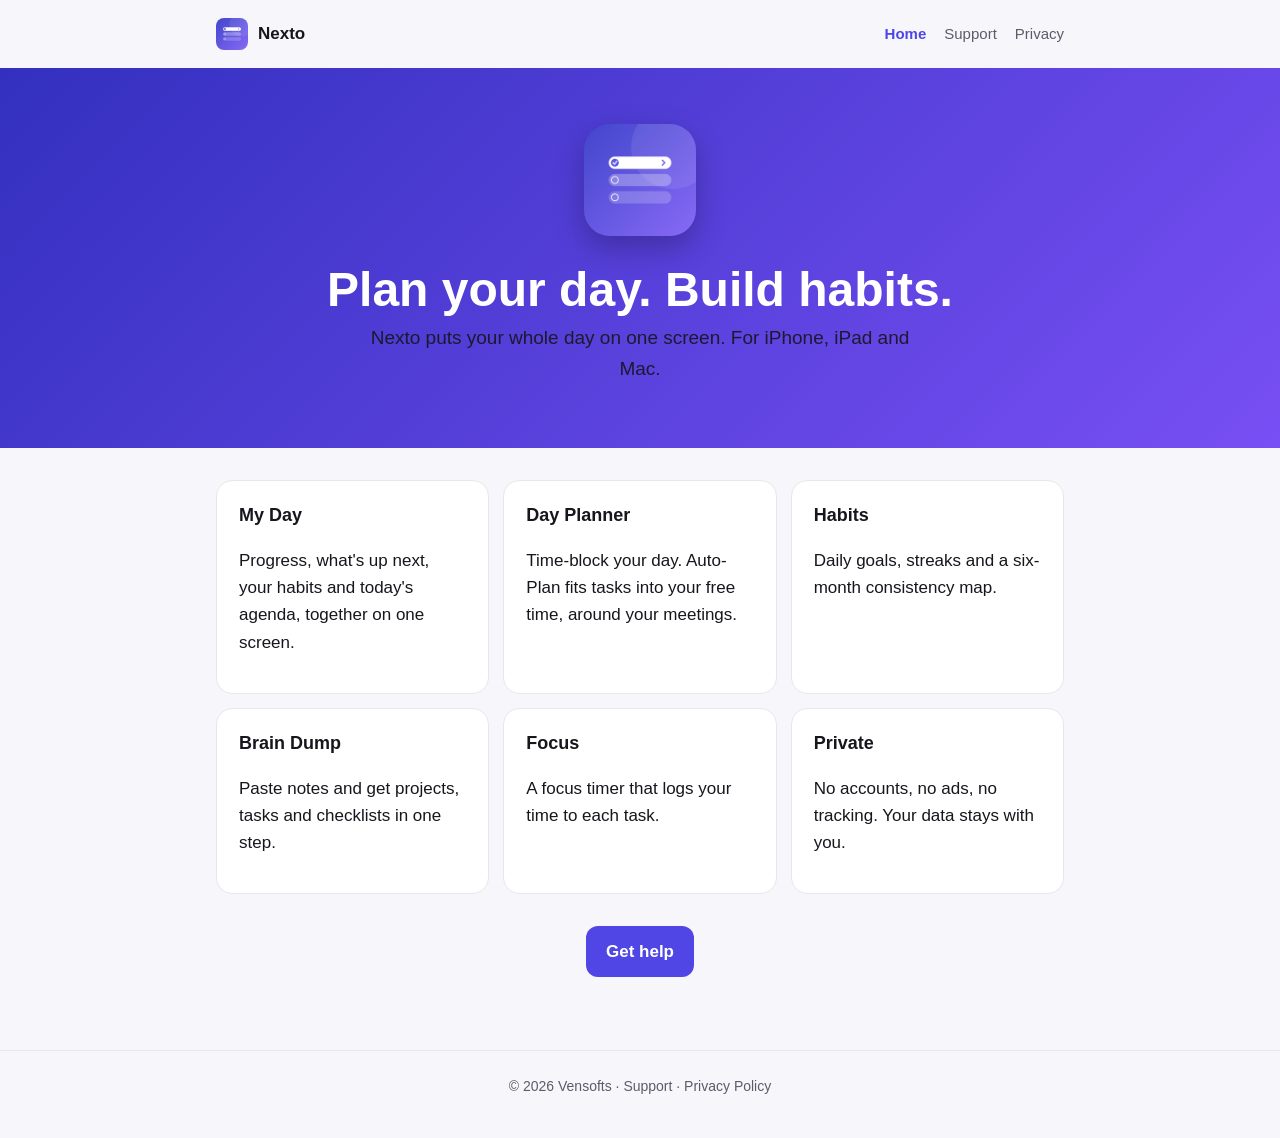
<file: docs/index.html>
<!doctype html>
<html lang="en">
<head>
  <meta charset="utf-8">
  <meta name="viewport" content="width=device-width, initial-scale=1">
  <title>Nexto · Day Planner &amp; Habits</title>
  <meta name="description" content="Nexto puts your whole day on one screen: tasks, a day planner with Auto-Plan, habits and focus. For iPhone, iPad and Mac.">
  <link rel="icon" href="assets/icon.png">
  <link rel="apple-touch-icon" href="assets/icon.png">
  <link rel="stylesheet" href="assets/style.css">
</head>
<body>
  <nav class="nav">
    <a class="brand" href="index.html"><img src="assets/icon.png" alt="">Nexto</a>
    <div class="nav-links">
      <a href="index.html" aria-current="page">Home</a>
      <a href="support.html">Support</a>
      <a href="privacy.html">Privacy</a>
    </div>
  </nav>

  <header class="hero">
    <img src="assets/icon.png" alt="Nexto app icon">
    <h1>Plan your day. Build habits.</h1>
    <p>Nexto puts your whole day on one screen. For iPhone, iPad and Mac.</p>
  </header>

  <main>
    <div class="grid">
      <div class="card">
        <h3>My Day</h3>
        <p>Progress, what's up next, your habits and today's agenda, together on one screen.</p>
      </div>
      <div class="card">
        <h3>Day Planner</h3>
        <p>Time-block your day. Auto-Plan fits tasks into your free time, around your meetings.</p>
      </div>
      <div class="card">
        <h3>Habits</h3>
        <p>Daily goals, streaks and a six-month consistency map.</p>
      </div>
      <div class="card">
        <h3>Brain Dump</h3>
        <p>Paste notes and get projects, tasks and checklists in one step.</p>
      </div>
      <div class="card">
        <h3>Focus</h3>
        <p>A focus timer that logs your time to each task.</p>
      </div>
      <div class="card">
        <h3>Private</h3>
        <p>No accounts, no ads, no tracking. Your data stays with you.</p>
      </div>
    </div>

    <p style="text-align:center;margin-top:32px">
      <a class="button" href="support.html">Get help</a>
    </p>
  </main>

  <footer>
    © 2026 Vensofts · <a href="support.html">Support</a> · <a href="privacy.html">Privacy Policy</a>
  </footer>
</body>
</html>
</file>
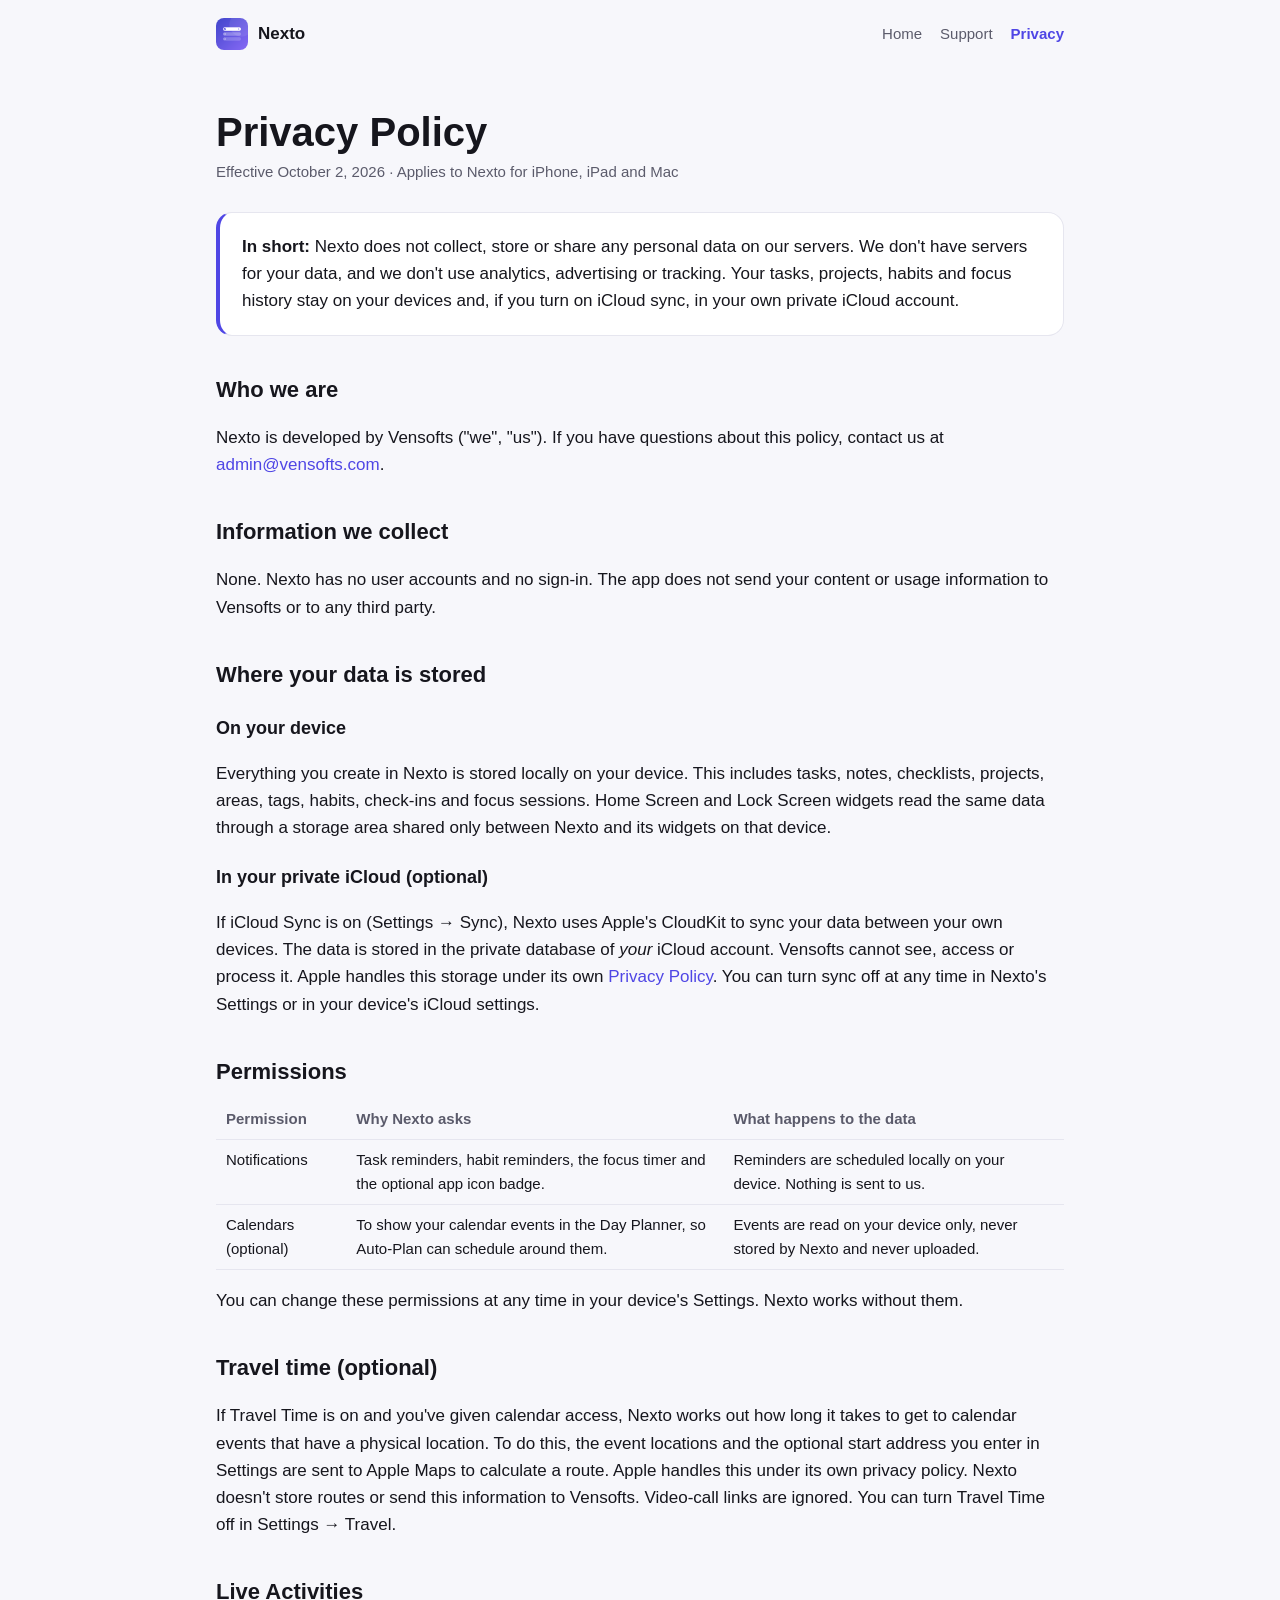
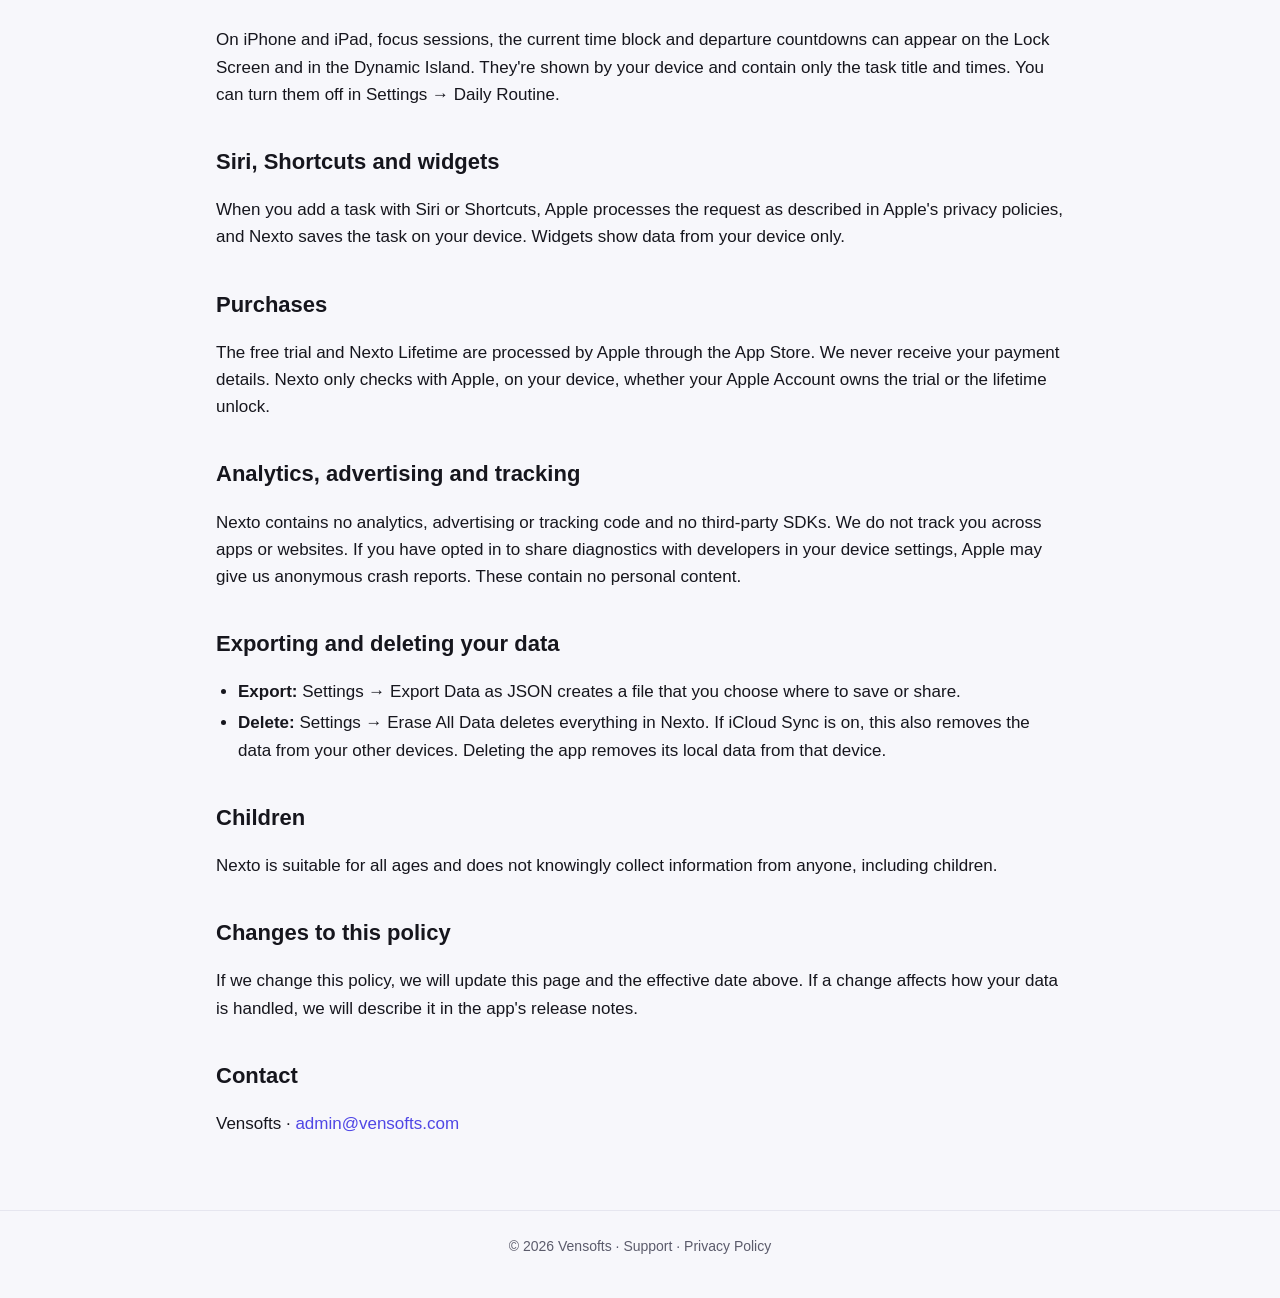
<file: docs/privacy.html>
<!doctype html>
<html lang="en">
<head>
  <meta charset="utf-8">
  <meta name="viewport" content="width=device-width, initial-scale=1">
  <title>Nexto Privacy Policy</title>
  <meta name="description" content="Nexto does not collect any personal data. Your tasks stay on your devices and in your private iCloud.">
  <link rel="icon" href="assets/icon.png">
  <link rel="stylesheet" href="assets/style.css">
</head>
<body>
  <nav class="nav">
    <a class="brand" href="index.html"><img src="assets/icon.png" alt="">Nexto</a>
    <div class="nav-links">
      <a href="index.html">Home</a>
      <a href="support.html">Support</a>
      <a href="privacy.html" aria-current="page">Privacy</a>
    </div>
  </nav>

  <main>
    <h1 class="page-title">Privacy Policy</h1>
    <p class="meta">Effective October 2, 2026 · Applies to Nexto for iPhone, iPad and Mac</p>

    <div class="card summary">
      <strong>In short:</strong> Nexto does not collect, store or share any personal data on our servers. We don't have
      servers for your data, and we don't use analytics, advertising or tracking. Your tasks, projects, habits and
      focus history stay on your devices and, if you turn on iCloud sync, in your own private iCloud account.
    </div>

    <h2>Who we are</h2>
    <p>Nexto is developed by Vensofts ("we", "us"). If you have questions about this policy, contact us at
      <a href="mailto:admin@vensofts.com">admin@vensofts.com</a>.</p>

    <h2>Information we collect</h2>
    <p>None. Nexto has no user accounts and no sign-in. The app does not send your content or usage information to
      Vensofts or to any third party.</p>

    <h2>Where your data is stored</h2>
    <h3>On your device</h3>
    <p>Everything you create in Nexto is stored locally on your device. This includes tasks, notes, checklists,
      projects, areas, tags, habits, check-ins and focus sessions. Home Screen and Lock Screen widgets read the same
      data through a storage area shared only between Nexto and its widgets on that device.</p>

    <h3>In your private iCloud (optional)</h3>
    <p>If iCloud Sync is on (Settings → Sync), Nexto uses Apple's CloudKit to sync your data between your own devices.
      The data is stored in the private database of <em>your</em> iCloud account. Vensofts cannot see, access or
      process it. Apple handles this storage under its own
      <a href="https://www.apple.com/legal/privacy/" rel="noopener">Privacy Policy</a>. You can turn sync off at any time
      in Nexto's Settings or in your device's iCloud settings.</p>

    <h2>Permissions</h2>
    <div class="table-wrap">
      <table>
        <tr><th>Permission</th><th>Why Nexto asks</th><th>What happens to the data</th></tr>
        <tr>
          <td>Notifications</td>
          <td>Task reminders, habit reminders, the focus timer and the optional app icon badge.</td>
          <td>Reminders are scheduled locally on your device. Nothing is sent to us.</td>
        </tr>
        <tr>
          <td>Calendars (optional)</td>
          <td>To show your calendar events in the Day Planner, so Auto-Plan can schedule around them.</td>
          <td>Events are read on your device only, never stored by Nexto and never uploaded.</td>
        </tr>
      </table>
    </div>
    <p>You can change these permissions at any time in your device's Settings. Nexto works without them.</p>

    <h2>Travel time (optional)</h2>
    <p>If Travel Time is on and you've given calendar access, Nexto works out how long it takes to get to calendar events
      that have a physical location. To do this, the event locations and the optional start address you enter in
      Settings are sent to Apple Maps to calculate a route. Apple handles this under its own privacy policy. Nexto
      doesn't store routes or send this information to Vensofts. Video-call links are ignored. You can turn Travel Time
      off in Settings → Travel.</p>

    <h2>Live Activities</h2>
    <p>On iPhone and iPad, focus sessions, the current time block and departure countdowns can appear on the Lock Screen
      and in the Dynamic Island. They're shown by your device and contain only the task title and times. You can turn
      them off in Settings → Daily Routine.</p>

    <h2>Siri, Shortcuts and widgets</h2>
    <p>When you add a task with Siri or Shortcuts, Apple processes the request as described in Apple's privacy
      policies, and Nexto saves the task on your device. Widgets show data from your device only.</p>

    <h2>Purchases</h2>
    <p>The free trial and Nexto Lifetime are processed by Apple through the App Store. We never receive your payment
      details. Nexto only checks with Apple, on your device, whether your Apple Account owns the trial or the
      lifetime unlock.</p>

    <h2>Analytics, advertising and tracking</h2>
    <p>Nexto contains no analytics, advertising or tracking code and no third-party SDKs. We do not track you across
      apps or websites. If you have opted in to share diagnostics with developers in your device settings, Apple may
      give us anonymous crash reports. These contain no personal content.</p>

    <h2>Exporting and deleting your data</h2>
    <ul>
      <li><strong>Export:</strong> Settings → Export Data as JSON creates a file that you choose where to save or share.</li>
      <li><strong>Delete:</strong> Settings → Erase All Data deletes everything in Nexto. If iCloud Sync is on, this also
        removes the data from your other devices. Deleting the app removes its local data from that device.</li>
    </ul>

    <h2>Children</h2>
    <p>Nexto is suitable for all ages and does not knowingly collect information from anyone, including children.</p>

    <h2>Changes to this policy</h2>
    <p>If we change this policy, we will update this page and the effective date above. If a change affects how your
      data is handled, we will describe it in the app's release notes.</p>

    <h2>Contact</h2>
    <p>Vensofts · <a href="mailto:admin@vensofts.com">admin@vensofts.com</a></p>
  </main>

  <footer>
    © 2026 Vensofts · <a href="support.html">Support</a> · <a href="privacy.html">Privacy Policy</a>
  </footer>
</body>
</html>
</file>
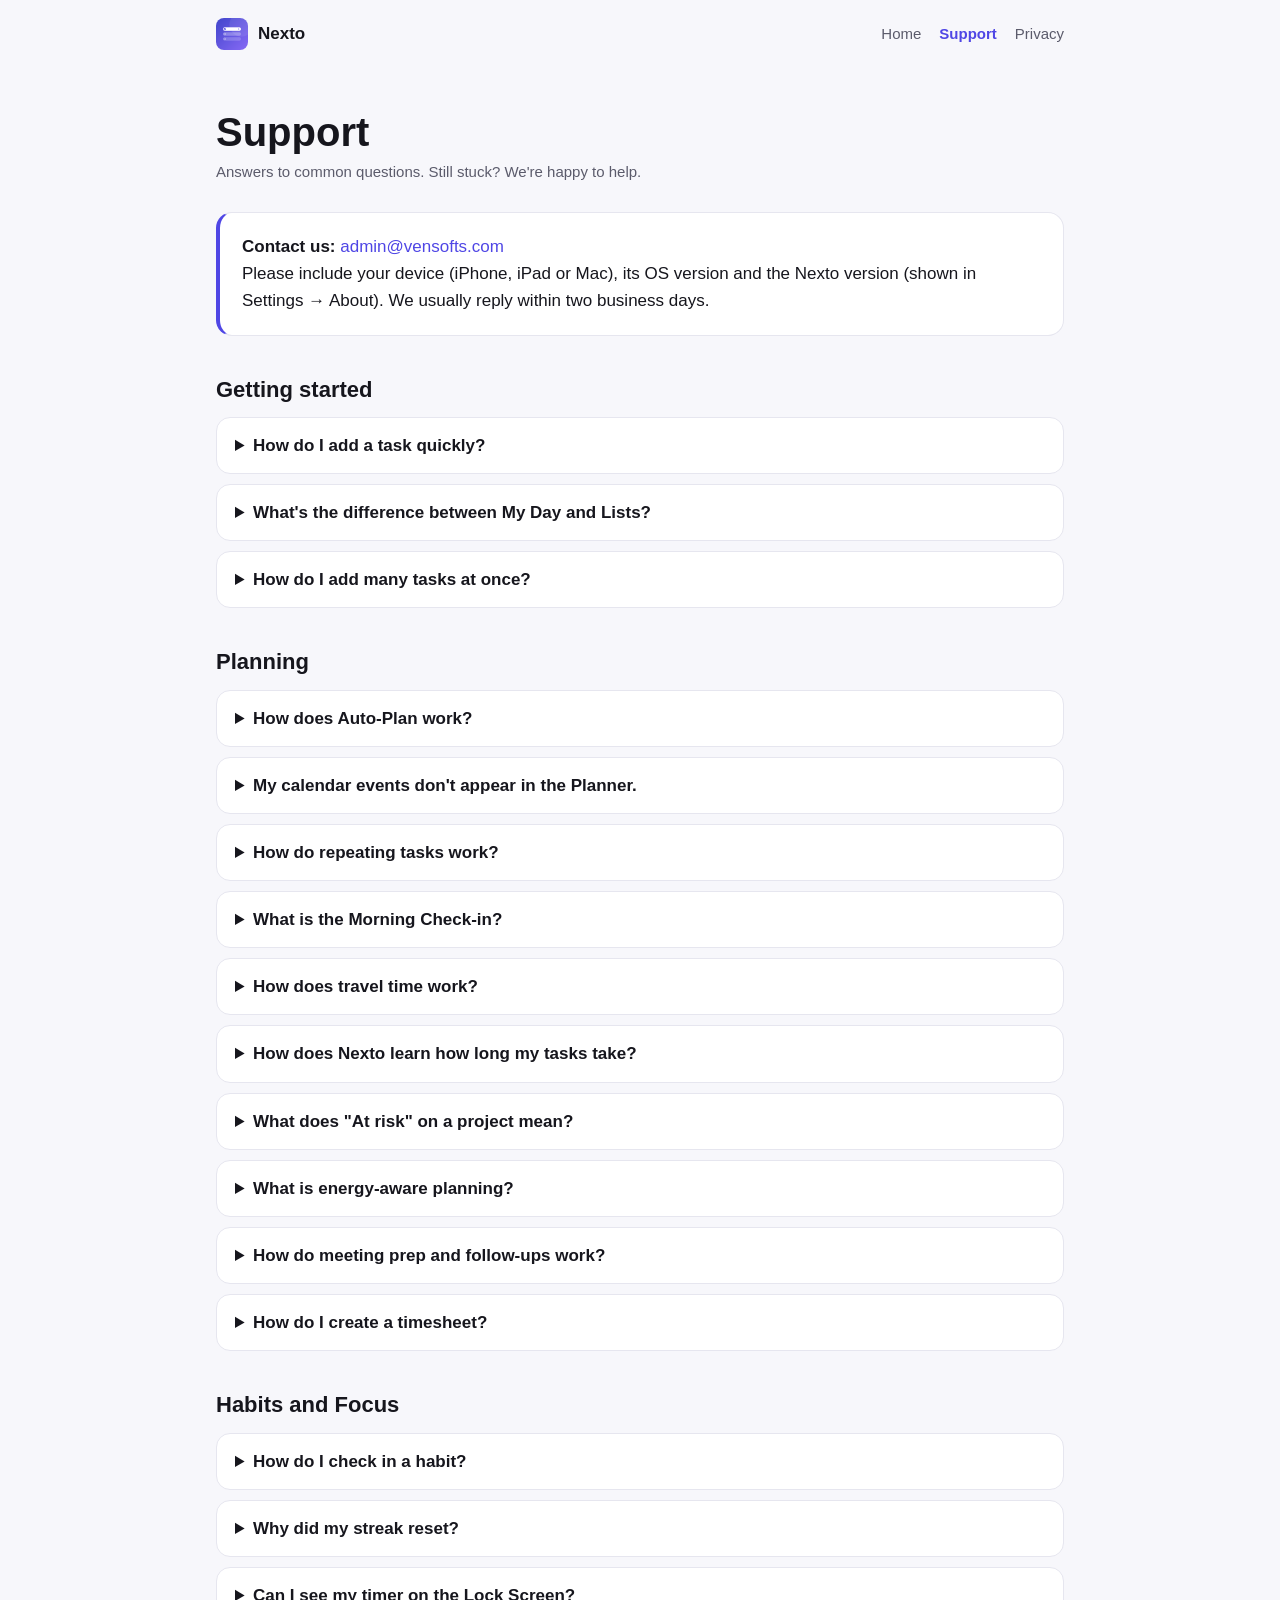
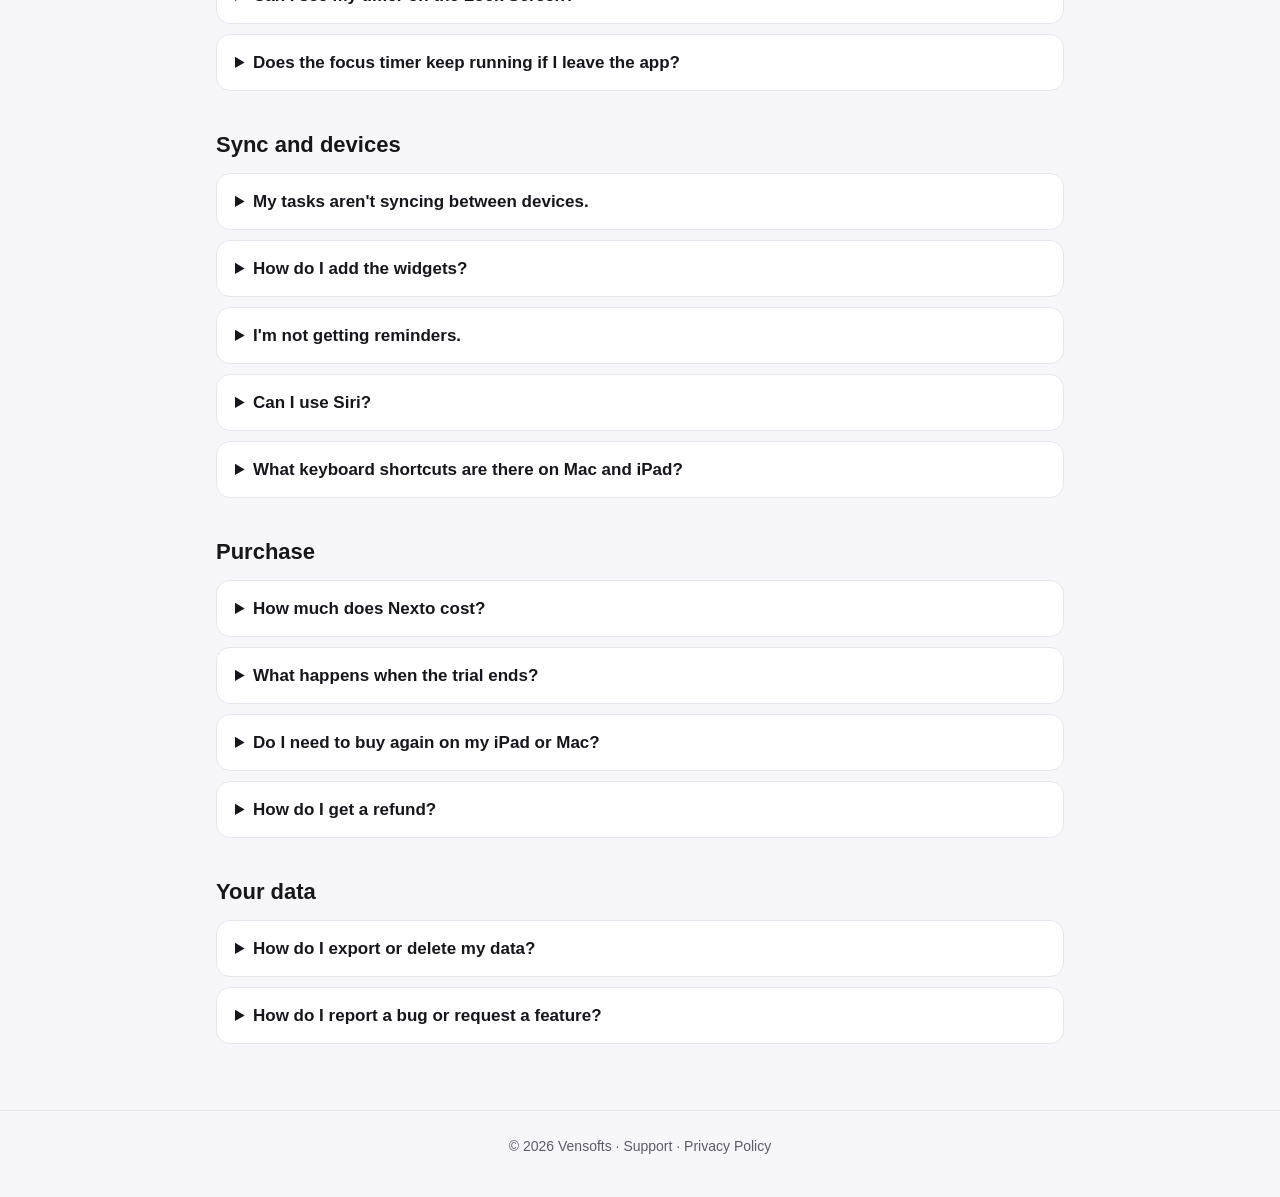
<file: docs/support.html>
<!doctype html>
<html lang="en">
<head>
  <meta charset="utf-8">
  <meta name="viewport" content="width=device-width, initial-scale=1">
  <title>Nexto Support</title>
  <meta name="description" content="Help with Nexto: quick entry, Day Planner, habits, iCloud sync, widgets and more.">
  <link rel="icon" href="assets/icon.png">
  <link rel="stylesheet" href="assets/style.css">
</head>
<body>
  <nav class="nav">
    <a class="brand" href="index.html"><img src="assets/icon.png" alt="">Nexto</a>
    <div class="nav-links">
      <a href="index.html">Home</a>
      <a href="support.html" aria-current="page">Support</a>
      <a href="privacy.html">Privacy</a>
    </div>
  </nav>

  <main>
    <h1 class="page-title">Support</h1>
    <p class="meta">Answers to common questions. Still stuck? We're happy to help.</p>

    <div class="card summary">
      <strong>Contact us:</strong> <a href="mailto:admin@vensofts.com?subject=Nexto%20support">admin@vensofts.com</a><br>
      Please include your device (iPhone, iPad or Mac), its OS version and the Nexto version
      (shown in Settings → About). We usually reply within two business days.
    </div>

    <h2>Getting started</h2>

    <details>
      <summary>How do I add a task quickly?</summary>
      <p>Type in the box at the top of <strong>My Day</strong>, or tap <strong>+</strong> (⌘N on Mac). Nexto understands
        natural language, so you can type everything in one line:</p>
      <div class="table-wrap">
        <table>
          <tr><th>Type</th><th>Result</th></tr>
          <tr><td><code>today</code>, <code>tomorrow</code>, <code>next friday</code>, <code>oct 12</code></td><td>Schedules the task for that day</td></tr>
          <tr><td><code>5pm</code>, <code>9:30am</code>, <code>17:00</code></td><td>Sets a reminder time</td></tr>
          <tr><td><code>due friday</code></td><td>Sets a deadline</td></tr>
          <tr><td><code>#errands</code></td><td>Adds a tag</td></tr>
          <tr><td><code>@work</code></td><td>Moves the task into a matching project</td></tr>
          <tr><td><code>!</code>, <code>!!</code>, <code>!!!</code></td><td>Low, medium or high priority</td></tr>
          <tr><td><code>every day</code>, <code>every monday</code>, <code>monthly</code></td><td>Repeats the task</td></tr>
          <tr><td><code>~30m</code>, <code>~2h</code></td><td>Time estimate, used by the Day Planner</td></tr>
          <tr><td><code>someday</code></td><td>Parks the task for later</td></tr>
        </table>
      </div>
      <p>Example: <code>Pay rent every month due friday 9am #home !!</code></p>
    </details>

    <details>
      <summary>What's the difference between My Day and Lists?</summary>
      <p><strong>My Day</strong> shows today: what's done, what's up next, your habits and your agenda.
        <strong>Lists</strong> holds everything else: Inbox, Upcoming, Priority, Backlog, Someday, Completed, plus your
        projects, areas and tags.</p>
    </details>

    <details>
      <summary>How do I add many tasks at once?</summary>
      <p>Use <strong>Brain Dump</strong> (the list icon on My Day, or ⇧⌘N on Mac). Paste or type one task per line:</p>
      <ul>
        <li>A line ending in <code>:</code> or starting with <code># </code> creates a project.</li>
        <li>Indented lines become checklist items of the task above.</li>
        <li>A blank line ends the current project.</li>
        <li>Dates, tags, priority and estimates work on every line.</li>
      </ul>
      <p>You see a preview before anything is added.</p>
    </details>

    <h2>Planning</h2>

    <details>
      <summary>How does Auto-Plan work?</summary>
      <p>Auto-Plan places today's unscheduled tasks into free time within your working hours, most important first.
        It works around calendar events and existing blocks, and leaves a short break between blocks. A task's
        estimate sets its length (30 minutes if there's no estimate). Change your working hours and break length in
        Settings → Day Planner. Drag a block's handle to move it, or long-press it for more options.</p>
    </details>

    <details>
      <summary>My calendar events don't appear in the Planner.</summary>
      <p>Turn on <strong>Show Calendar Events</strong> in the Planner's ⋯ menu and allow calendar access. If you
        declined earlier, enable it in your device's Settings → Privacy &amp; Security → Calendars → Nexto
        (on Mac: System Settings → Privacy &amp; Security → Calendars). All-day events and events marked as "free"
        aren't shown.</p>
    </details>

    <details>
      <summary>How do repeating tasks work?</summary>
      <p>When you complete a repeating task, a copy is logged in Completed and the task moves to its next date with
        its checklist reset.</p>
    </details>

    <details>
      <summary>What is the Morning Check-in?</summary>
      <p>Once each morning (5 AM to noon), Nexto asks where yesterday's unfinished tasks should go, then compares today's
        planned work with your free time after meetings and travel. If the day is overbooked, it suggests tasks to move
        to tomorrow, never ones due today. Then you can Auto-Plan the day in one tap. Open it any time with the sunrise
        button on My Day (⇧⌘M on Mac), or turn it off in Settings → Daily Routine.</p>
    </details>

    <details>
      <summary>How does travel time work?</summary>
      <p>For calendar events with a physical address, Nexto uses Apple Maps to estimate travel from your previous event
        (or from the start address in Settings → Travel). It shows the trip before the event in the Planner, keeps that
        time free when auto-planning, and can send a "Time to leave" alert. Choose driving, transit or walking in
        Settings → Travel. Online meetings are ignored.</p>
    </details>

    <details>
      <summary>How does Nexto learn how long my tasks take?</summary>
      <p>When you pick a task in Focus, the time is logged against it. Once at least three finished tasks in a project or
        tag have an estimate and focus time, Nexto calculates how long they really take (for example "#writing takes 1.5×
        the estimate"). Auto-Plan, the Morning Check-in and the Deadline Radar then plan with the adjusted time. You can see
        the patterns in Insights and turn this off in Settings → Smart Planning.</p>
    </details>

    <details>
      <summary>What does "At risk" on a project mean?</summary>
      <p>The Deadline Radar adds up the work left in each project with a deadline (using learned estimates) and compares it
        with your free working time before that deadline, after calendar events. Projects due earlier use up shared free
        time first. "Tight" means over 75% of the free time is needed; "At risk" means it doesn't fit. Weekends count only
        if you turn on "I work on weekends" in Settings.</p>
    </details>

    <details>
      <summary>What is energy-aware planning?</summary>
      <p>Mark a task's Energy as Deep work or Light. Auto-Plan puts deep work in your peak focus hours (set in Settings →
        Smart Planning) and light tasks outside them. Everything else is planned by priority.</p>
    </details>

    <details>
      <summary>How do meeting prep and follow-ups work?</summary>
      <p>With calendar access on, My Day lists meetings in the next few hours. Tap <strong>Add prep</strong> to schedule a
        prep task right before the meeting (and before travel). After a meeting, <strong>Follow-ups</strong> opens Brain
        Dump so you can turn your notes into tasks. In the Planner, tap a calendar event for the same options.</p>
    </details>

    <details>
      <summary>How do I create a timesheet?</summary>
      <p>Open Lists → Tools → <strong>Time Report</strong> (⌘9 on Mac). It shows focus time by project and task for this
        week, last week, this month or last month. Add an hourly rate in a project's settings to see amounts. Export as
        CSV or PDF to send to a client.</p>
    </details>

    <h2>Habits and Focus</h2>

    <details>
      <summary>How do I check in a habit?</summary>
      <p>Tap the habit's ring on My Day, in Habits, or on the Habits widget. For goals with a count (like 8 glasses of
        water), each tap adds one. Once the goal is reached, tapping again resets the day. Long-press a habit for
        "Undo Check-In". To log a past day, open the habit and tap that day in the consistency map.</p>
    </details>

    <details>
      <summary>Why did my streak reset?</summary>
      <p>A streak counts scheduled days in a row on which you reached the goal. Days a habit isn't scheduled
        don't break it, and today doesn't break it until the day is over.</p>
    </details>

    <details>
      <summary>Can I see my timer on the Lock Screen?</summary>
      <p>Yes, on iPhone and iPad. Focus sessions appear as a Live Activity on the Lock Screen and in the Dynamic Island.
        The block you're working on can appear there too: it starts automatically when you open Nexto during a planned
        block, or tap the Lock Screen button on the Up next card. Turn these on or off in Settings → Daily Routine.
        Live Activities aren't available on Mac.</p>
    </details>

    <details>
      <summary>Does the focus timer keep running if I leave the app?</summary>
      <p>Yes. The timer keeps running, and you get a notification when the session ends. Time from completed focus
        sessions is added to the selected task.</p>
    </details>

    <h2>Sync and devices</h2>

    <details>
      <summary>My tasks aren't syncing between devices.</summary>
      <ul>
        <li>Check that you're signed in to the same Apple Account on each device, with iCloud Drive turned on.</li>
        <li>In Nexto, open Settings → Sync and check that iCloud Sync is on and shows <strong>On</strong>.</li>
        <li>Check that you're online and not in Low Data or Low Power Mode, which can delay syncing.</li>
        <li>Open Nexto on both devices and wait a minute. Changes sync in the background.</li>
        <li>If you just changed the sync setting, quit and reopen Nexto.</li>
      </ul>
    </details>

    <details>
      <summary>How do I add the widgets?</summary>
      <p>Touch and hold the Home Screen, tap <strong>Edit → Add Widget</strong>, and search for Nexto. Choose
        <strong>Today</strong>, <strong>Habits</strong>, or <strong>Up Next</strong> for the Lock Screen. You can complete
        tasks and check in habits right from the widget. On Mac, right-click the desktop and choose Edit Widgets.</p>
    </details>

    <details>
      <summary>I'm not getting reminders.</summary>
      <p>Open Settings → Reminders in Nexto. If notifications show as off, tap <strong>Open Settings</strong> and allow
        notifications for Nexto. Also check that Focus modes or Do Not Disturb aren't silencing Nexto.</p>
    </details>

    <details>
      <summary>Can I use Siri?</summary>
      <p>Yes. Say <em>"Add a task in Nexto"</em> or <em>"What's left today in Nexto"</em>. Both are also available in
        the Shortcuts app.</p>
    </details>

    <details>
      <summary>What keyboard shortcuts are there on Mac and iPad?</summary>
      <p>⌘N New Task · ⇧⌘N Brain Dump · ⌘1 My Day · ⌘2 Planner · ⌘3 Habits · ⌘4 Focus · ⌘5 Inbox ·
        ⌘6 Upcoming · ⌘7 Matrix · ⌘8 Insights.</p>
    </details>

    <h2>Purchase</h2>

    <details>
      <summary>How much does Nexto cost?</summary>
      <p>Nexto is free to download with a <strong>14-day free trial</strong> of every feature. After that, a one-time
        purchase of <strong>Nexto Lifetime</strong> ($29.99 in the US, local prices vary) unlocks everything forever.
        There's no subscription, and the trial never charges you automatically.</p>
    </details>

    <details>
      <summary>What happens when the trial ends?</summary>
      <p>Nothing is deleted. You can still open Nexto, see all your tasks and habits, complete tasks and check in
        habits. Creating new items and tools like Auto-Plan, Brain Dump and Focus ask you to unlock Nexto Lifetime.</p>
    </details>

    <details>
      <summary>Do I need to buy again on my iPad or Mac?</summary>
      <p>No. One purchase covers iPhone, iPad and Mac with the same Apple Account. On a new device, open Settings →
        Nexto Lifetime → <strong>Restore Purchases</strong>.</p>
    </details>

    <details>
      <summary>How do I get a refund?</summary>
      <p>Purchases are handled by Apple. Request a refund at
        <a href="https://reportaproblem.apple.com" rel="noopener">reportaproblem.apple.com</a>.</p>
    </details>

    <h2>Your data</h2>

    <details>
      <summary>How do I export or delete my data?</summary>
      <p>Settings → <strong>Export Data as JSON</strong> saves a copy of everything. Settings →
        <strong>Erase All Data</strong> deletes everything. With iCloud Sync on, this also erases the data on your other
        devices. See our <a href="privacy.html">Privacy Policy</a> for details.</p>
    </details>

    <details>
      <summary>How do I report a bug or request a feature?</summary>
      <p>Email <a href="mailto:admin@vensofts.com?subject=Nexto%20feedback">admin@vensofts.com</a>. Screenshots help a lot.
        We read every message.</p>
    </details>
  </main>

  <footer>
    © 2026 Vensofts · <a href="support.html">Support</a> · <a href="privacy.html">Privacy Policy</a>
  </footer>
</body>
</html>
</file>
<file: docs/assets/style.css>
:root {
  --bg: #f7f7fb;
  --surface: #ffffff;
  --text: #16161d;
  --muted: #5b5b6b;
  --border: #e6e6ef;
  --accent: #4f46e5;
  --accent-soft: #eef0ff;
  --hero-a: #3330bf;
  --hero-b: #784ff4;
}
@media (prefers-color-scheme: dark) {
  :root {
    --bg: #0e0e14;
    --surface: #17171f;
    --text: #f2f2f7;
    --muted: #a3a3b5;
    --border: #2a2a36;
    --accent: #8b93ff;
    --accent-soft: #1f2040;
  }
}

* { box-sizing: border-box; }
html { -webkit-text-size-adjust: 100%; }
body {
  margin: 0;
  background: var(--bg);
  color: var(--text);
  font: 17px/1.6 -apple-system, BlinkMacSystemFont, "SF Pro Text", "Segoe UI", Roboto, Helvetica, Arial, sans-serif;
}
a { color: var(--accent); text-decoration: none; }
a:hover { text-decoration: underline; }

.nav {
  max-width: 880px; margin: 0 auto; padding: 18px 16px;
  display: flex; align-items: center; justify-content: space-between; gap: 12px; flex-wrap: wrap;
}
.brand { display: flex; align-items: center; gap: 10px; font-weight: 700; color: var(--text); }
.brand img { width: 32px; height: 32px; border-radius: 8px; }
.nav-links { display: flex; gap: 18px; font-size: 15px; }
.nav-links a { color: var(--muted); }
.nav-links a[aria-current="page"] { color: var(--accent); font-weight: 600; }

.hero {
  background: linear-gradient(135deg, var(--hero-a), var(--hero-b));
  color: #fff; text-align: center; padding: 56px 16px 64px;
}
.hero img { width: 112px; height: 112px; border-radius: 26px; box-shadow: 0 12px 30px rgba(0,0,0,.25); }
.hero h1 { font-size: clamp(32px, 6vw, 48px); margin: 18px 0 6px; line-height: 1.15; }
.hero p { font-size: 19px; opacity: .9; margin: 0 auto; max-width: 560px; }

main { max-width: 880px; margin: 0 auto; padding: 32px 16px 56px; }
.page-title { font-size: clamp(30px, 5vw, 40px); margin: 8px 0 4px; line-height: 1.2; }
.meta { color: var(--muted); font-size: 15px; margin: 0 0 28px; }
h2 { font-size: 22px; margin: 36px 0 10px; }
h3 { font-size: 18px; margin: 22px 0 6px; }
p, li { color: var(--text); }
ul { padding-left: 22px; }
li { margin: 4px 0; }
code {
  font: 15px/1.4 ui-monospace, "SF Mono", Menlo, monospace;
  background: var(--accent-soft); color: var(--text); padding: 2px 6px; border-radius: 6px;
}

.card {
  background: var(--surface); border: 1px solid var(--border); border-radius: 16px; padding: 20px 22px; margin: 16px 0;
}
.summary { border-left: 4px solid var(--accent); }
.grid { display: grid; grid-template-columns: repeat(auto-fit, minmax(240px, 1fr)); gap: 14px; }
.grid .card { margin: 0; }
.grid h3 { margin-top: 0; }

details {
  background: var(--surface); border: 1px solid var(--border); border-radius: 14px; padding: 14px 18px; margin: 10px 0;
}
summary { cursor: pointer; font-weight: 600; }
details[open] summary { margin-bottom: 8px; }

table { width: 100%; border-collapse: collapse; font-size: 15px; }
th, td { text-align: left; padding: 8px 10px; border-bottom: 1px solid var(--border); vertical-align: top; }
th { color: var(--muted); font-weight: 600; }
.table-wrap { overflow-x: auto; }

.button {
  display: inline-block; background: var(--accent); color: #fff; font-weight: 600;
  padding: 12px 20px; border-radius: 12px;
}
.button:hover { text-decoration: none; opacity: .92; }

footer {
  border-top: 1px solid var(--border); color: var(--muted); font-size: 14px; text-align: center; padding: 24px 16px 40px;
}
footer a { color: var(--muted); }
</file>
